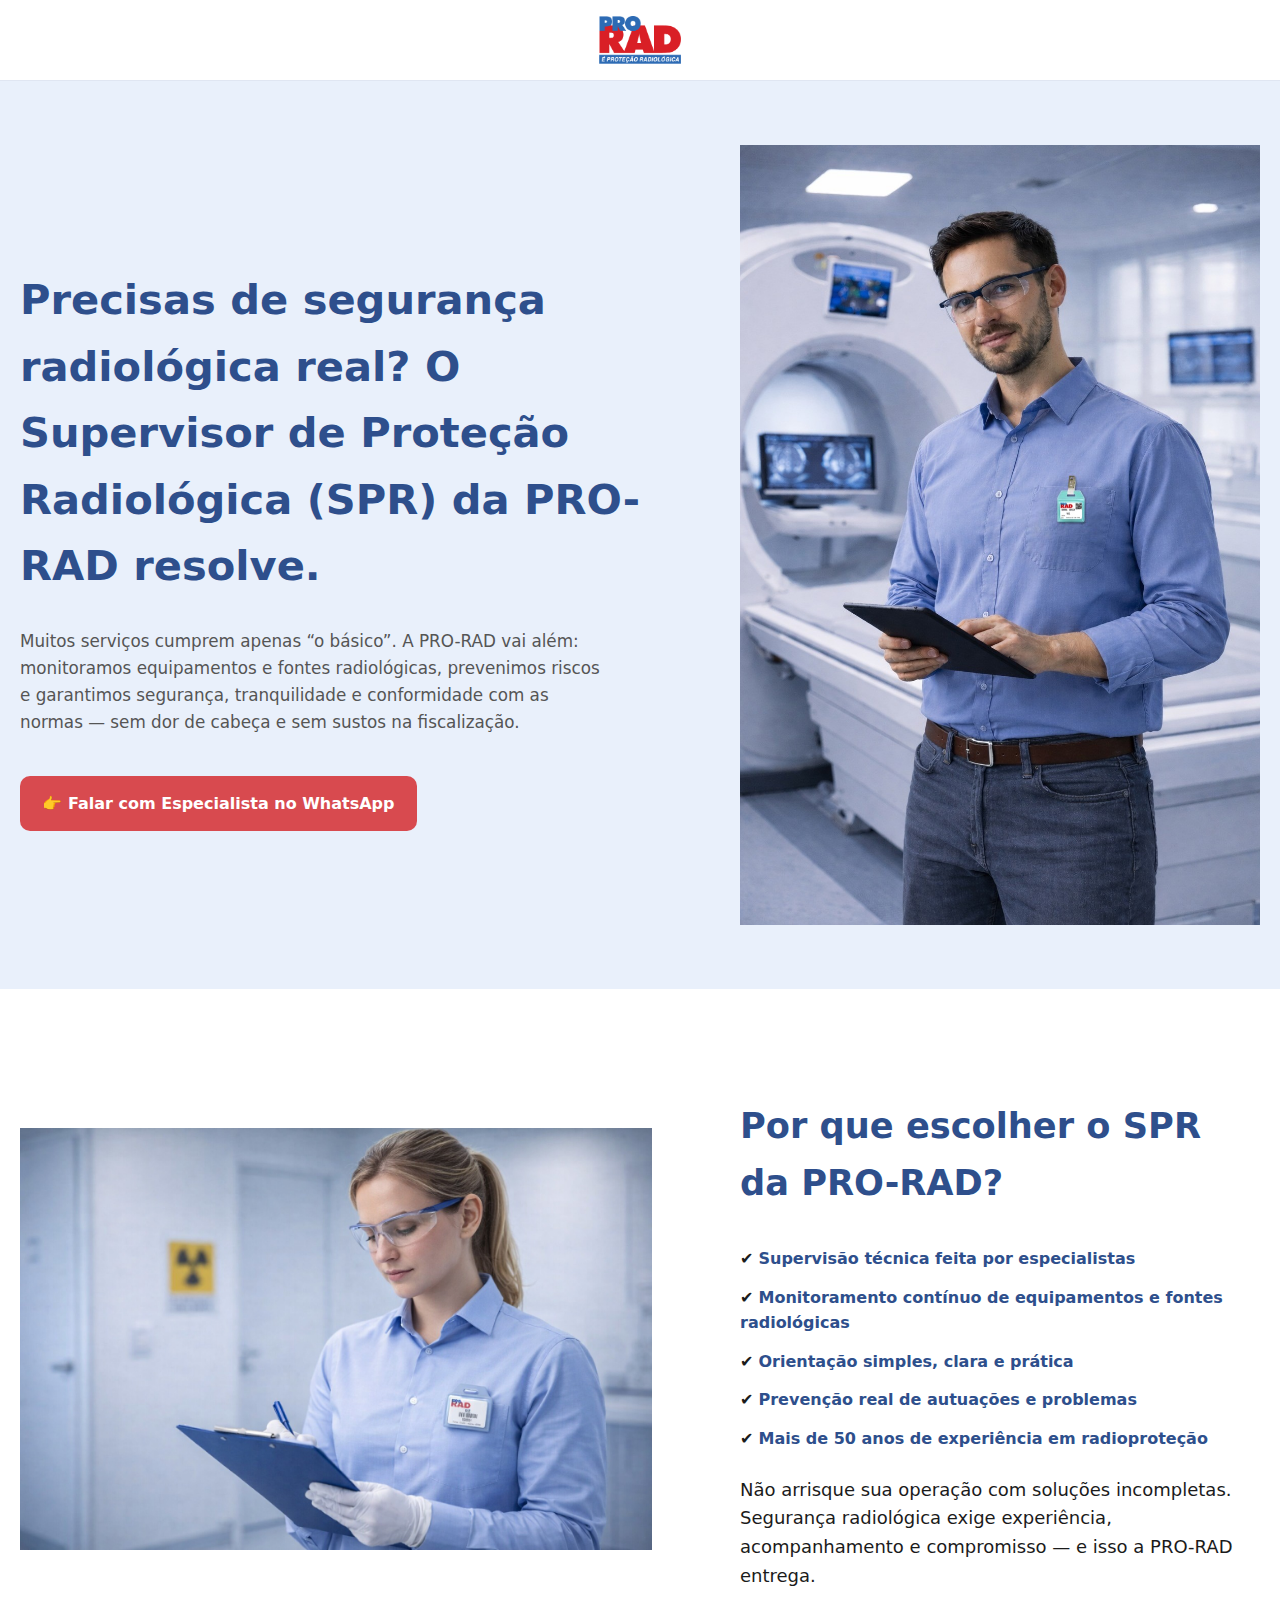
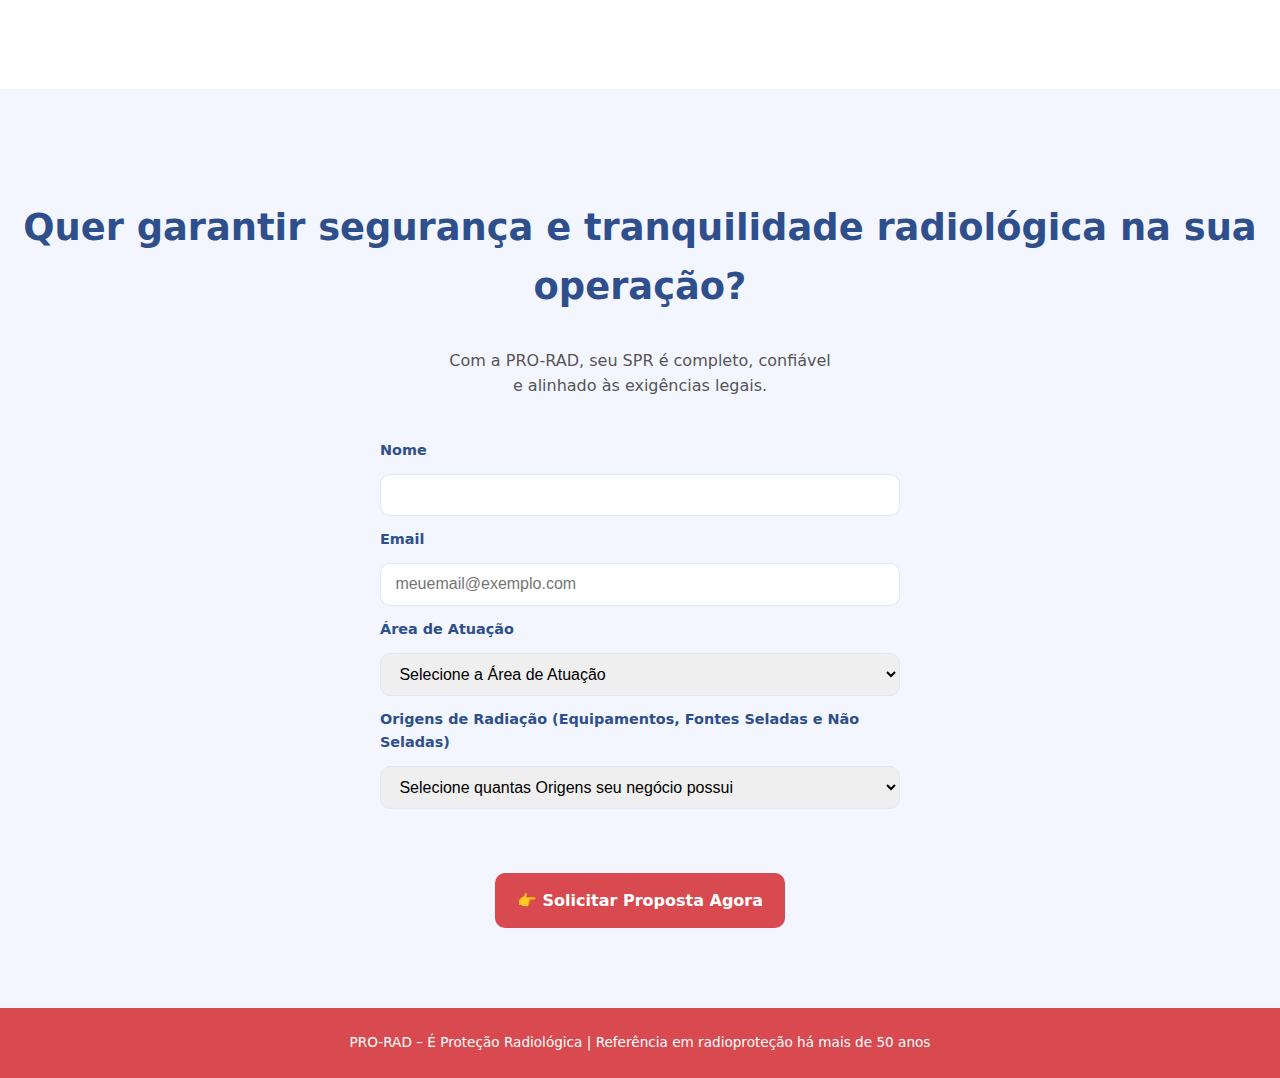
<file: index.html>
<!DOCTYPE html>
<html lang="pt-BR">
<head>
  <meta charset="UTF-8">
  <title>SPR PRO RAD – Proteção Radiológica Profissional</title>
  <meta name="viewport" content="width=device-width, initial-scale=1.0">

  <link rel="stylesheet" href="style.css">

  <!-- Google Tag Manager -->
  <script>(function(w,d,s,l,i){w[l]=w[l]||[];w[l].push({'gtm.start':
  new Date().getTime(),event:'gtm.js'});var f=d.getElementsByTagName(s)[0],
  j=d.createElement(s),dl=l!='dataLayer'?'&l='+l:'';j.async=true;j.src=
  'https://www.googletagmanager.com/gtm.js?id='+i+dl;f.parentNode.insertBefore(j,f);
  })(window,document,'script','dataLayer','GTM-TZ52LDDV');</script>
  <!-- End Google Tag Manager -->

</head>

<body>
<!-- Google Tag Manager (noscript) -->
<noscript><iframe src="https://www.googletagmanager.com/ns.html?id=GTM-TZ52LDDV"
height="0" width="0" style="display:none;visibility:hidden"></iframe></noscript>
<!-- End Google Tag Manager (noscript) -->

<header>
  <!-- Coloca aqui a logo horizontal -->
  <img src="logoProRad.png" alt="PRO RAD – Proteção Radiológica">
</header>


<section class="hero">

  <div class="hero-content">
    <h1>Precisas de segurança radiológica real? O Supervisor de Proteção Radiológica (SPR) da PRO-RAD resolve.</h1>
    
    <p>
      Muitos serviços cumprem apenas “o básico”. A PRO-RAD vai além:
      monitoramos equipamentos e fontes radiológicas, prevenimos riscos e garantimos
      segurança, tranquilidade e conformidade com as normas —
      sem dor de cabeça e sem sustos na fiscalização.
    </p>
    
    <a id="interesse" href="#cta" class="btn">
      👉 Falar com Especialista no WhatsApp
    </a>
  </div>

  <figure class="hero-img">
    <img src="./hero-image.jpeg" alt="Imagem Hero" />
  </figure>

</section>


<section class="benefits">

  <figure class="benefits-img">
    <img src="./benefits-image.jpeg" alt="Imagem Benefit" />
  </figure>

  <div class="benefits-content">
    <h2>Por que escolher o SPR da PRO-RAD?</h2>

    <ul>
      <li>✔ <span class="highlight">Supervisão técnica feita por especialistas</span></li>
      <li>✔ <span class="highlight">Monitoramento contínuo de equipamentos e fontes radiológicas</span></li>
      <li>✔ <span class="highlight">Orientação simples, clara e prática</span></li>
      <li>✔ <span class="highlight">Prevenção real de autuações e problemas</span></li>
      <li>✔ <span class="highlight">Mais de 50 anos de experiência em radioproteção</span></li>
    </ul>

    <p style="max-width:850px; font-size:18px;">
      Não arrisque sua operação com soluções incompletas. Segurança radiológica
      exige experiência, acompanhamento e compromisso — e isso a PRO-RAD entrega.
    </p>
  </div>

</section>


<section id="cta" class="cta">

  <h2>Quer garantir segurança e tranquilidade radiológica na sua operação?</h2>

  <p>
    Com a PRO-RAD, seu SPR é completo, confiável</br>e alinhado às exigências legais.
  </p>

  <div class="inputs">
    <label for="nome">Nome</label>
    <input type="text" name="nome" id="nome">
    
    <label for="email">Email</label>
    <input type="text" name="email" id="email" placeholder="meuemail@exemplo.com">
    
    <label for="local-radiacao">Área de Atuação</label>
    <select id="local-radiacao" name="local-radiacao">
      <option value="">Selecione a Área de Atuação</option>
      <option value="hospitais">Hospitais</option>
      <option value="clinicas-odontologicas">Clínicas odontológicas</option>
      <option value="industrias">Indústrias (geral)</option>
      <option value="clinicas-laboratorios">Clínicas e laboratórios</option>
      <option value="universidades">Universidades e escolas técnicas</option>
      <option value="obras-end">Obras e empresas de ensaio não destrutivo</option>
      <option value="agroindustrias">Agroindústrias</option>
      <option value="portos-logistica">Portos, aeroportos e logística</option>
      <option value="fontes-seladas">Empresas com fontes seladas isoladas</option>
    </select>
    
    <label for="qtOrigens">Origens de Radiação (Equipamentos, Fontes Seladas e Não Seladas)</label>
    <select id="qtd-fontes" name="qtd-fontes">
      <option value="">Selecione quantas Origens seu negócio possui</option>
      <option value="1">1</option>
      <option value="2">2</option>
      <option value="3-5">3 a 5</option>
      <option value="6-10">6 a 10</option>
      <option value="11-15">11 a 15</option>
      <option value="16-20">16 a 20</option>
      <option value="21-30">21 a 30</option>
      <option value="31-40">31 a 40</option>
    </select>
  </div>

  <a id="proposta" class="btn">
    👉 Solicitar Proposta Agora
  </a>

</section>


<footer>
  PRO-RAD – É Proteção Radiológica | Referência em radioproteção há mais de 50 anos
</footer>

<script src="script.js"></script>
</body>
</html>
</file>
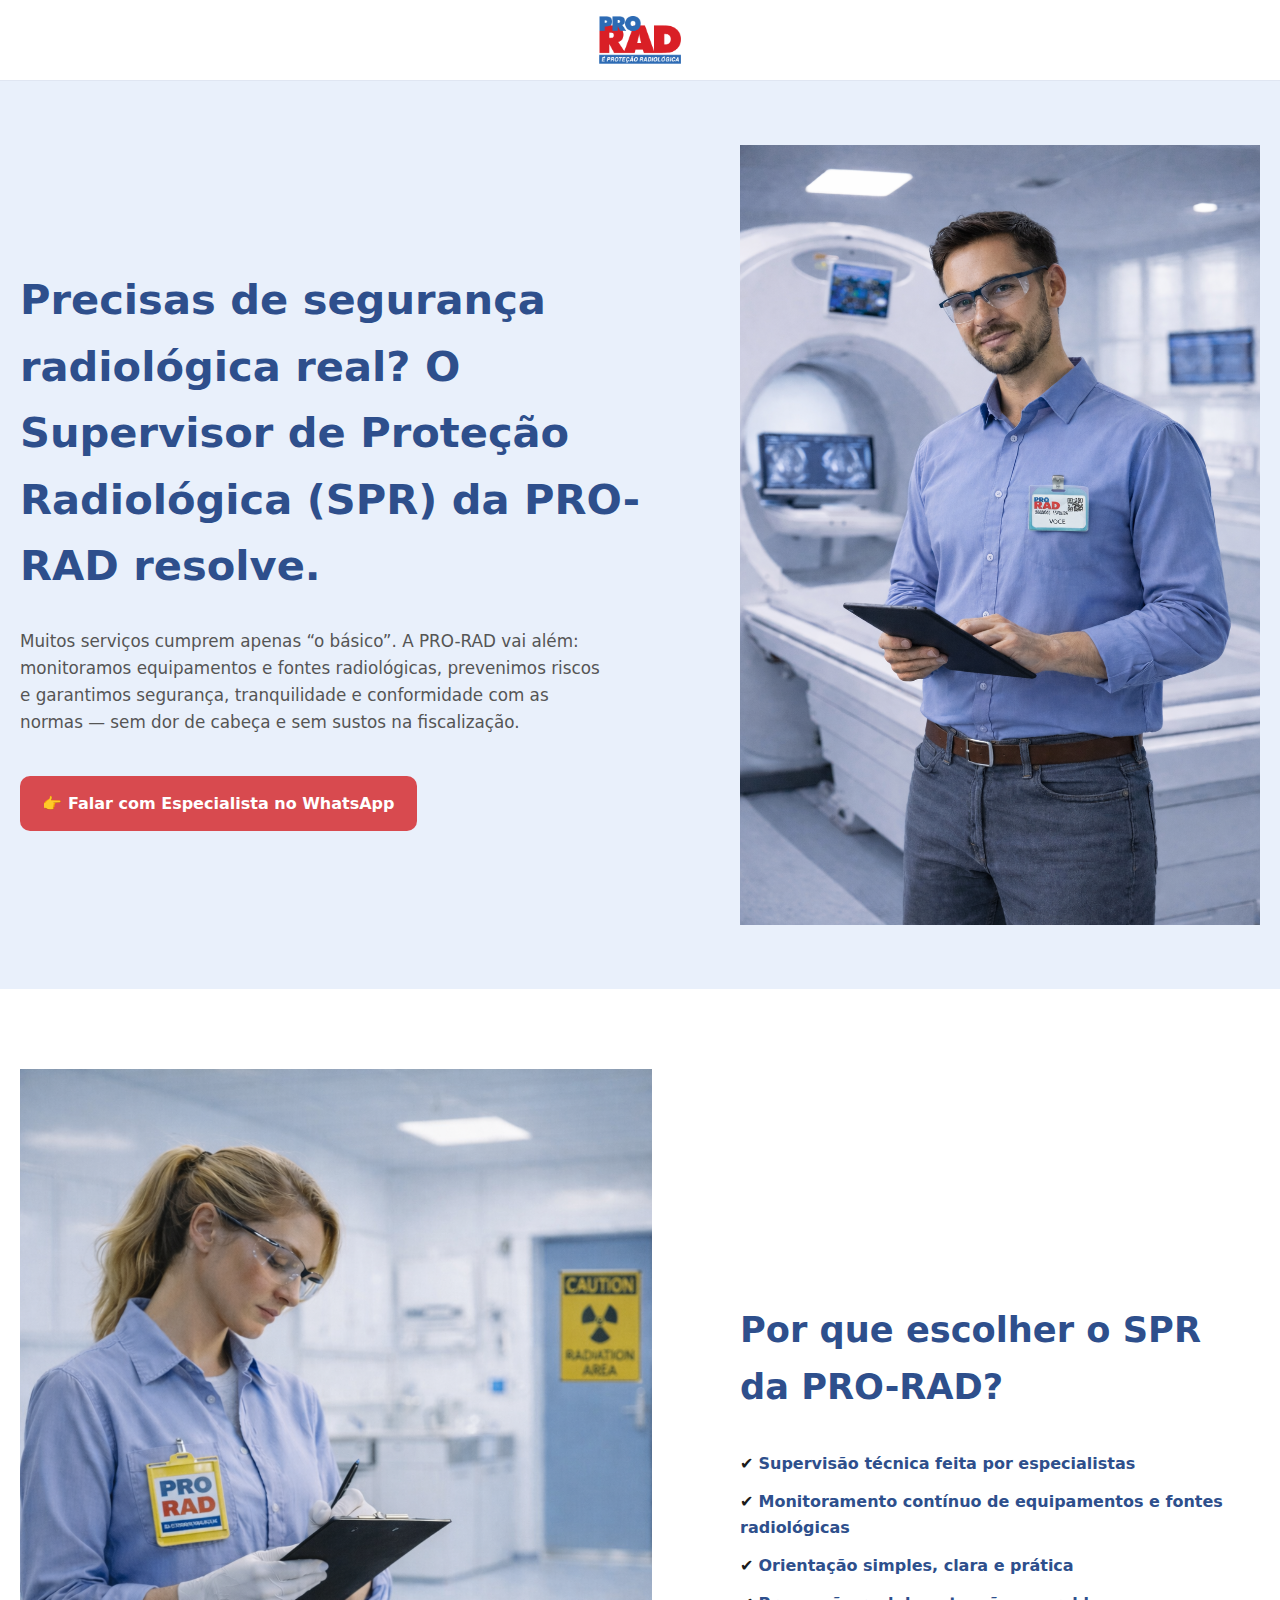
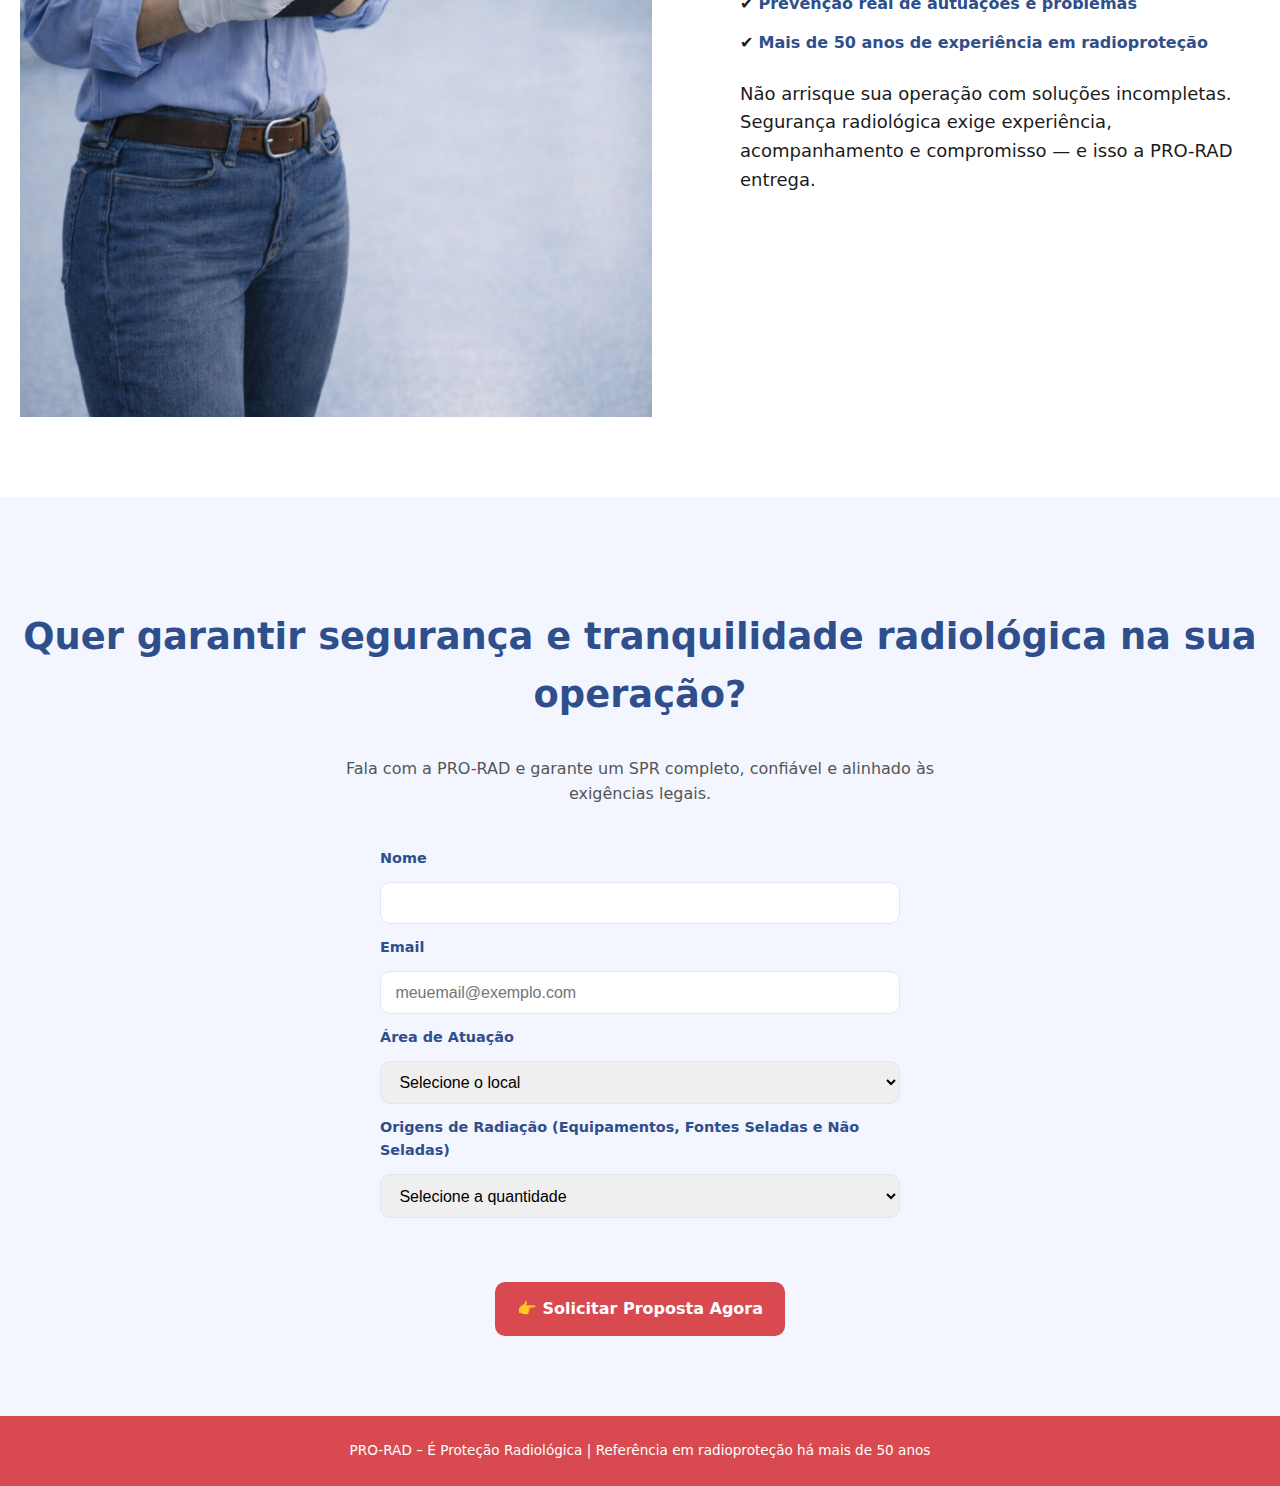
<file: lpproradv1.html>
<!DOCTYPE html>
<html lang="pt-BR">
<head>
  <meta charset="UTF-8">
  <title>SPR PRO RAD – Proteção Radiológica Profissional</title>
  <meta name="viewport" content="width=device-width, initial-scale=1.0">

  <link rel="stylesheet" href="style.css">

  <!-- Google Tag Manager -->
  <script>(function(w,d,s,l,i){w[l]=w[l]||[];w[l].push({'gtm.start':
  new Date().getTime(),event:'gtm.js'});var f=d.getElementsByTagName(s)[0],
  j=d.createElement(s),dl=l!='dataLayer'?'&l='+l:'';j.async=true;j.src=
  'https://www.googletagmanager.com/gtm.js?id='+i+dl;f.parentNode.insertBefore(j,f);
  })(window,document,'script','dataLayer','GTM-TZ52LDDV');</script>
  <!-- End Google Tag Manager -->

</head>

<body>
<!-- Google Tag Manager (noscript) -->
<noscript><iframe src="https://www.googletagmanager.com/ns.html?id=GTM-TZ52LDDV"
height="0" width="0" style="display:none;visibility:hidden"></iframe></noscript>
<!-- End Google Tag Manager (noscript) -->

<header>
  <!-- Coloca aqui a logo horizontal -->
  <img src="logoProRad.png" alt="PRO RAD – Proteção Radiológica">
</header>


<section class="hero">

  <div class="hero-content">
    <h1>Precisas de segurança radiológica real? O Supervisor de Proteção Radiológica (SPR) da PRO-RAD resolve.</h1>
    
    <p>
      Muitos serviços cumprem apenas “o básico”. A PRO-RAD vai além:
      monitoramos equipamentos e fontes radiológicas, prevenimos riscos e garantimos
      segurança, tranquilidade e conformidade com as normas —
      sem dor de cabeça e sem sustos na fiscalização.
    </p>
    
    <a href="#cta" class="btn">
      👉 Falar com Especialista no WhatsApp
    </a>
  </div>

  <figure class="hero-img">
    <img src="./hero-image.png" alt="Imagem Hero" />
  </figure>

</section>


<section class="benefits">

  <figure class="benefits-img">
    <img src="./benefits-image.png" alt="Imagem Benefit" />
  </figure>

  <div class="benefits-content">
    <h2>Por que escolher o SPR da PRO-RAD?</h2>

    <ul>
      <li>✔ <span class="highlight">Supervisão técnica feita por especialistas</span></li>
      <li>✔ <span class="highlight">Monitoramento contínuo de equipamentos e fontes radiológicas</span></li>
      <li>✔ <span class="highlight">Orientação simples, clara e prática</span></li>
      <li>✔ <span class="highlight">Prevenção real de autuações e problemas</span></li>
      <li>✔ <span class="highlight">Mais de 50 anos de experiência em radioproteção</span></li>
    </ul>

    <p style="max-width:850px; font-size:18px;">
      Não arrisque sua operação com soluções incompletas. Segurança radiológica
      exige experiência, acompanhamento e compromisso — e isso a PRO-RAD entrega.
    </p>
  </div>

</section>


<section id="cta" class="cta">

  <h2>Quer garantir segurança e tranquilidade radiológica na sua operação?</h2>

  <p>
    Fala com a PRO-RAD e garante um SPR completo, confiável e alinhado
    às exigências legais.
  </p>

  <div class="inputs">
    <label for="nome">Nome</label>
    <input type="text" name="nome" id="nome">
    
    <label for="email">Email</label>
    <input type="text" name="email" id="email" placeholder="meuemail@exemplo.com">
    
    <label for="local-radiacao">Área de Atuação</label>
    <select id="local-radiacao" name="local-radiacao">
      <option value="">Selecione o local</option>
      <option value="hospitais">Hospitais</option>
      <option value="clinicas-odontologicas">Clínicas odontológicas</option>
      <option value="industrias">Indústrias (geral)</option>
      <option value="clinicas-laboratorios">Clínicas e laboratórios</option>
      <option value="universidades">Universidades e escolas técnicas</option>
      <option value="obras-end">Obras e empresas de ensaio não destrutivo</option>
      <option value="agroindustrias">Agroindústrias</option>
      <option value="portos-logistica">Portos, aeroportos e logística</option>
      <option value="fontes-seladas">Empresas com fontes seladas isoladas</option>
    </select>
    
    <label for="qtOrigens">Origens de Radiação (Equipamentos, Fontes Seladas e Não Seladas)</label>
    <select id="qtd-fontes" name="qtd-fontes">
      <option value="">Selecione a quantidade</option>
      <option value="1">1</option>
      <option value="2">2</option>
      <option value="3-5">3 a 5</option>
      <option value="6-10">6 a 10</option>
      <option value="11-15">11 a 15</option>
      <option value="16-20">16 a 20</option>
      <option value="21-30">21 a 30</option>
      <option value="31-40">31 a 40</option>
    </select>
  </div>

  <a id="proposta" class="btn">
    👉 Solicitar Proposta Agora
  </a>

</section>


<footer>
  PRO-RAD – É Proteção Radiológica | Referência em radioproteção há mais de 50 anos
</footer>

<script src="script.js"></script>
</body>
</html>
</file>
<file: style.css>
/* ===========================
   RESET & BASE
=========================== */
*,
*::before,
*::after {
  box-sizing: border-box;
}

body {
  margin: 0;
  font-family: system-ui, -apple-system, BlinkMacSystemFont, "Segoe UI",
    Roboto, Helvetica, Arial, sans-serif;
  background: #ffffff;
  color: #1b1b1b;
  line-height: 1.6;
}

img {
  max-width: 100%;
  display: block;
}

/* ===========================
   DESIGN TOKENS
=========================== */
:root {
  --primary: #2e4f8c;
  --accent: #d84a4f;
  --bg-soft: #e9f0fb;
  --bg-light: #f3f6ff;
  --border: #e0e6f2;
  --text: #1b1b1b;
  --muted: #555;
  --radius: 10px;
}

/* ===========================
   LAYOUT BASE
=========================== */
header,
section,
footer {
  width: 100%;
}

.container {
  max-width: 1200px;
  margin: 0 auto;
  padding: 0 1.25rem;
}

/* ===========================
   HEADER
=========================== */
header {
  background: #fff;
  border-bottom: 1px solid var(--border);
  padding: 1rem 0;
  display: flex;
  justify-content: center;
}

header img {
  height: 48px;
}

/* ===========================
   HERO
=========================== */
.hero {
  background: var(--bg-soft);
  padding: 4rem 0;
}

.hero > * {
  max-width: 1200px;
  margin: 0 auto;
  padding: 0 1.25rem;
}

.hero {
  display: grid;
  grid-template-columns: 1fr;
  gap: 3rem;
  align-items: center;
}

.hero-content h1 {
  font-size: clamp(1.8rem, 4vw, 2.6rem);
  color: var(--primary);
  max-width: 20ch;
}

.hero-content p {
  font-size: 1.05rem;
  color: var(--muted);
  max-width: 55ch;
  margin-top: 1rem;
}

/* ===========================
   BUTTON
=========================== */
.btn {
  display: inline-flex;
  align-items: center;
  justify-content: center;
  margin-top: 1.5rem;
  padding: 0.9rem 1.4rem;
  background: var(--accent);
  color: #fff;
  font-weight: 600;
  text-decoration: none;
  border-radius: var(--radius);
  transition: 0.25s ease;
}

.btn:hover {
  background: #c23a3f;
}

/* ===========================
   BENEFITS
=========================== */
.benefits {
  padding: 5rem 0;
}

.benefits > * {
  max-width: 1200px;
  margin: 0 auto;
  padding: 0 1.25rem;
}

.benefits {
  display: grid;
  grid-template-columns: 1fr;
  gap: 3rem;
  align-items: center;
}

.benefits h2 {
  font-size: clamp(1.6rem, 3vw, 2.2rem);
  color: var(--primary);
}

.benefits ul {
  margin-top: 1.5rem;
  padding-left: 0;
  list-style: none;
}

.benefits li {
  font-size: 1rem;
  padding: 0.4rem 0;
}

.highlight {
  color: var(--primary);
  font-weight: 600;
}

/* ===========================
   CTA
=========================== */
.cta {
  background: var(--bg-light);
  padding: 5rem 1.25rem;
  text-align: center;
}

.cta h2 {
  font-size: clamp(1.6rem, 3vw, 2.3rem);
  color: var(--primary);
}

.cta p {
  max-width: 60ch;
  margin: 1rem auto 2.5rem;
  color: var(--muted);
}

/* ===========================
   FORM
=========================== */
.inputs {
  max-width: 520px;
  margin: 0 auto 2.5rem;
  display: grid;
  gap: 0.75rem;
  text-align: left;
}

.inputs label {
  font-weight: 600;
  color: var(--primary);
  font-size: 0.9rem;
}

.inputs input,
.inputs select {
  width: 100%;
  padding: 0.7rem 0.9rem;
  font-size: 1rem;
  border-radius: var(--radius);
  border: 1px solid var(--border);
}

.inputs input:focus,
.inputs select:focus {
  outline: none;
  border-color: var(--primary);
}

/* ===========================
   FOOTER
=========================== */
footer {
  background: var(--accent);
  color: white;
  padding: 1.5rem 1rem;
  text-align: center;
  font-size: 0.85rem;
}

/* ===========================
   BREAKPOINTS
=========================== */
@media (min-width: 768px) {
  .hero,
  .benefits {
    grid-template-columns: 1.2fr 1fr;
  }

  .hero-img,
  .benefits-img {
    justify-self: center;
  }

  .cta {
    text-align: center;
  }
}

@media (min-width: 1100px) {
  .hero-content h1 {
    max-width: 26ch;
  }
}
</file>
